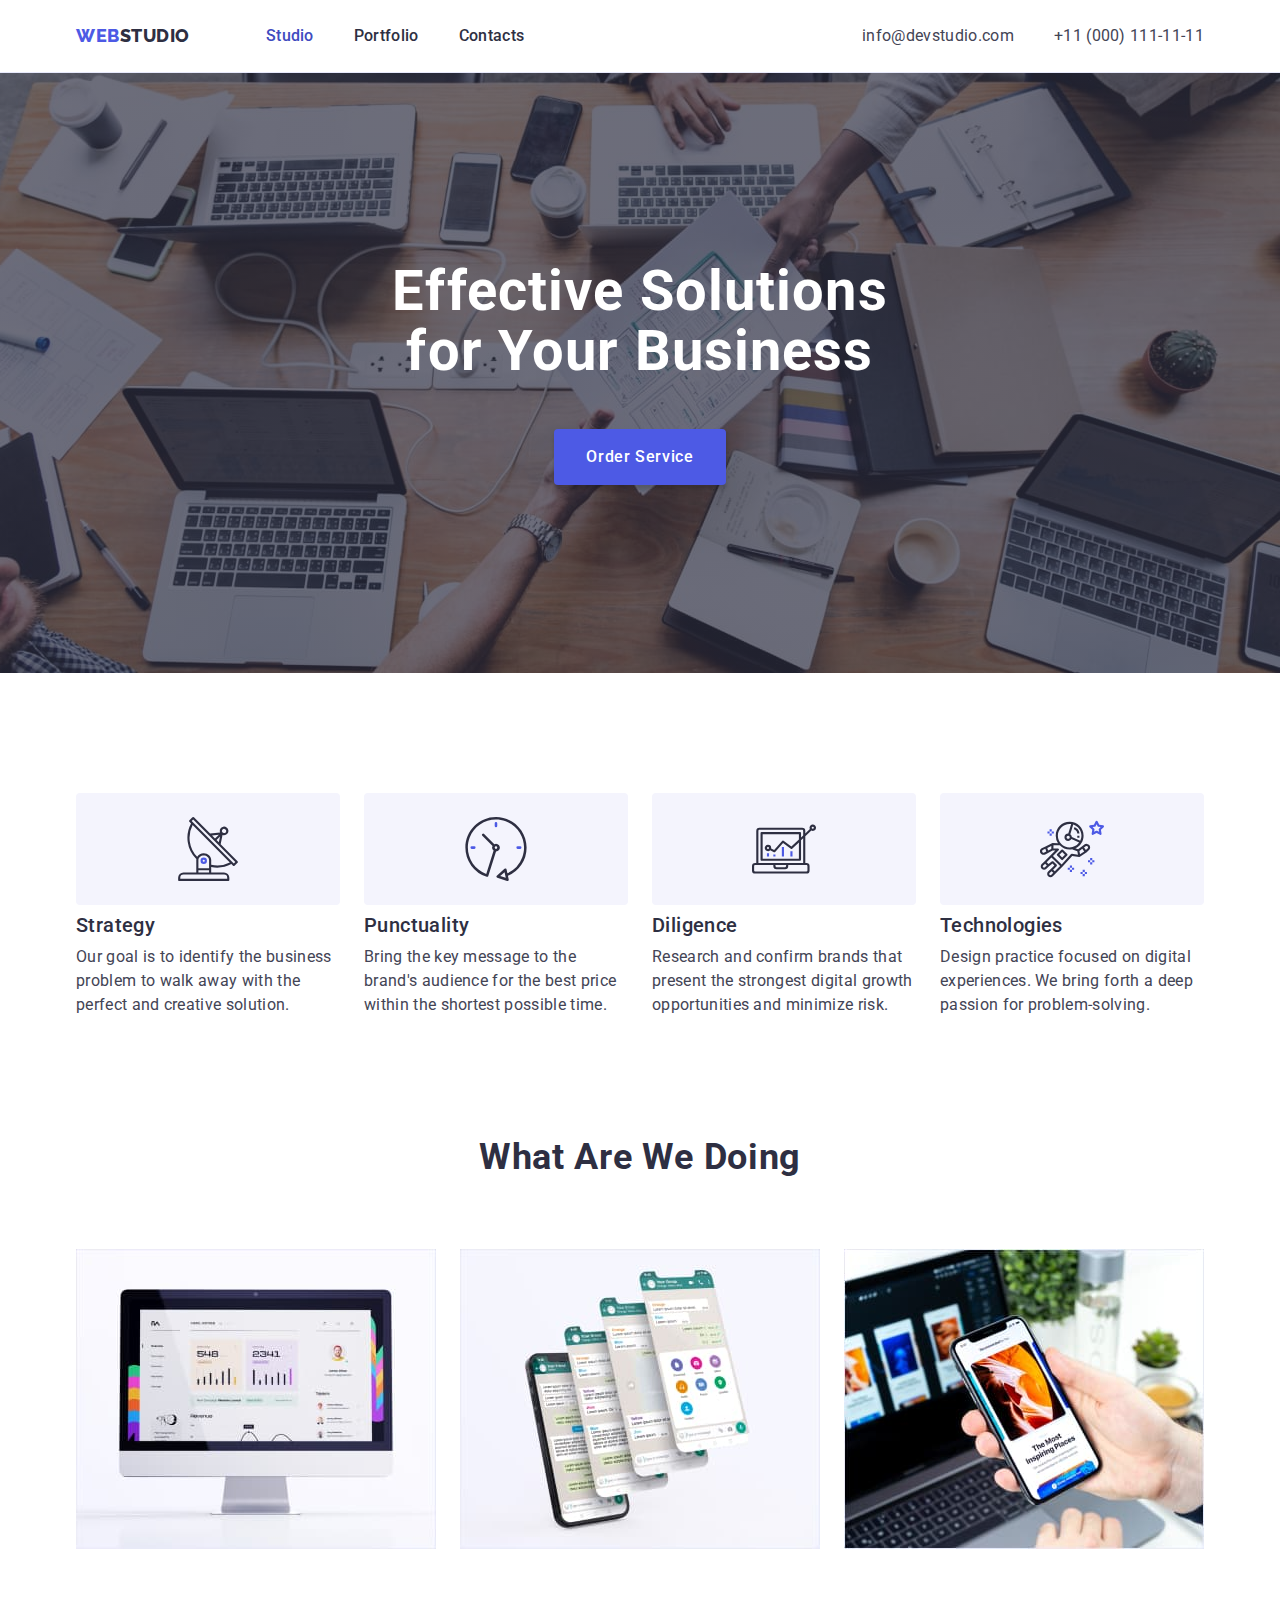
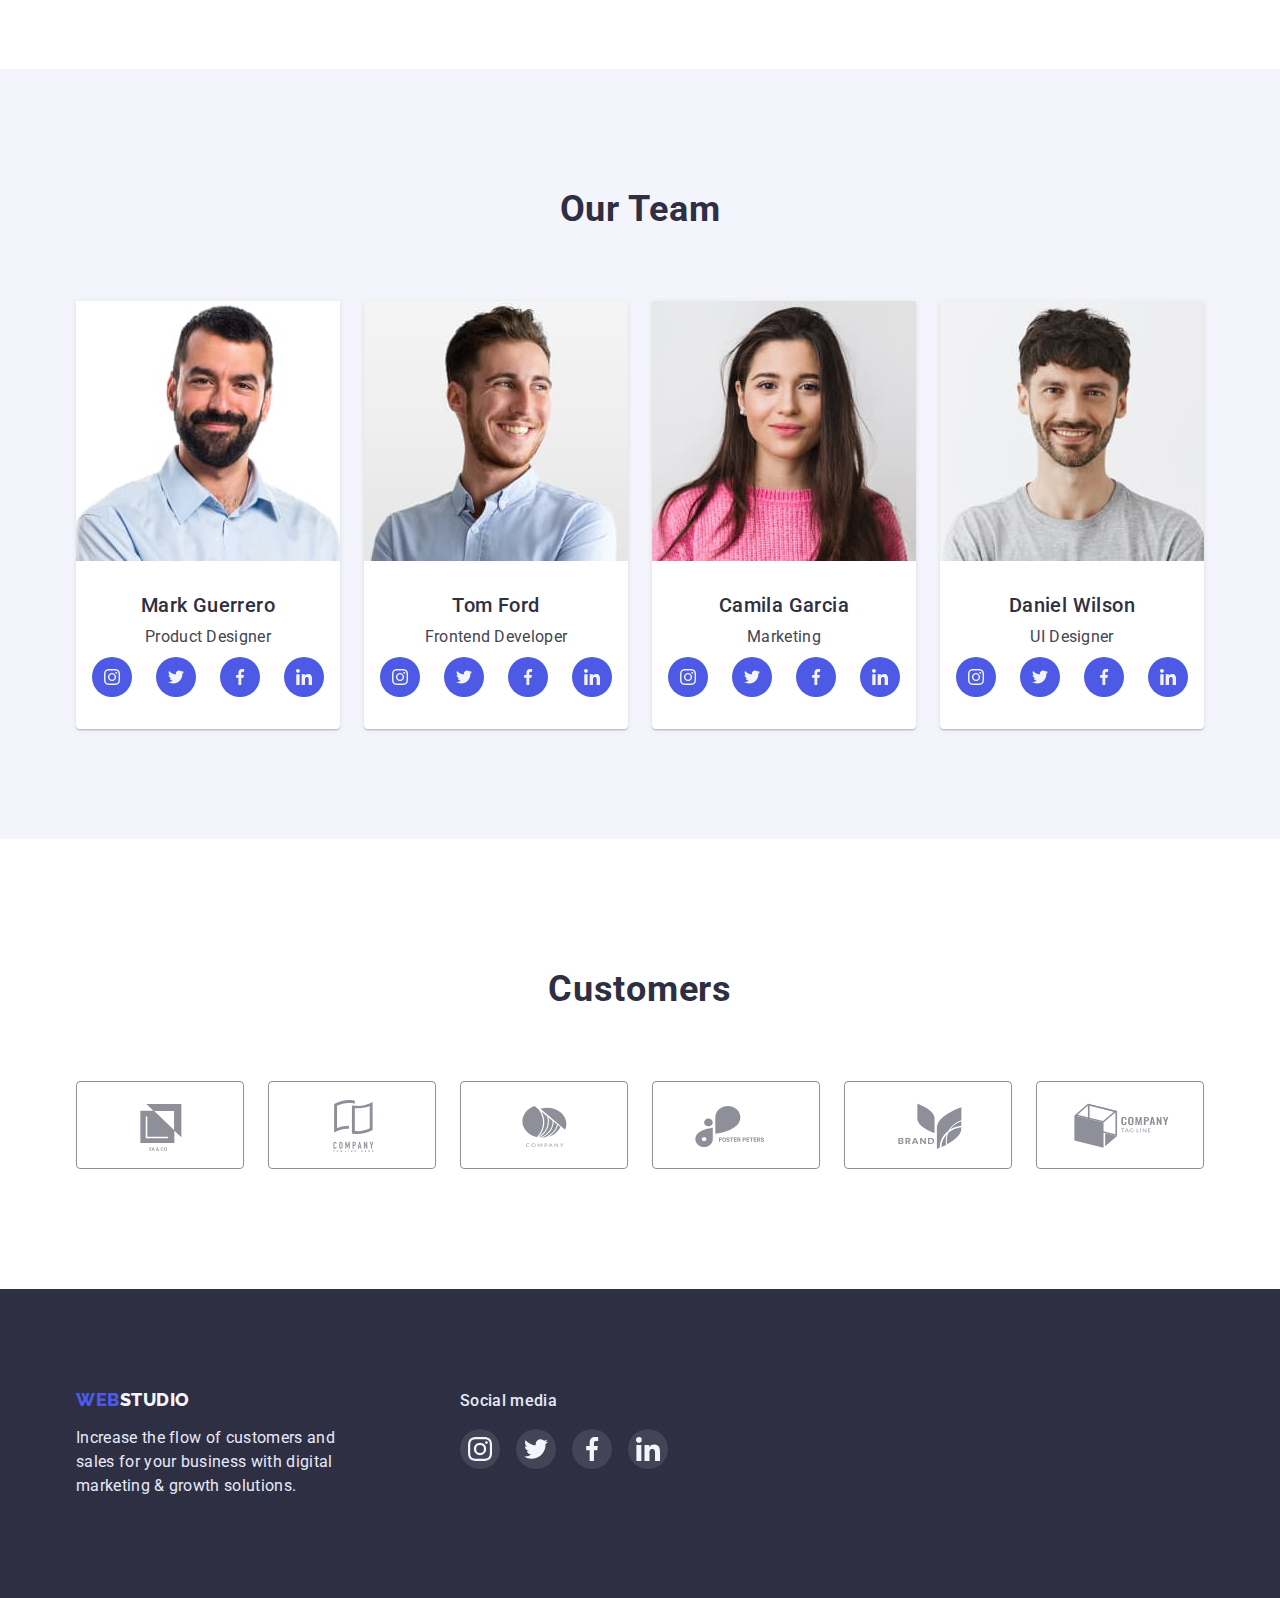
<file: index.html>
<!DOCTYPE html>
<html lang="en">
  <head>
    <meta charset="UTF-8" />
    <meta http-equiv="X-UA-Compatible" content="IE=edge" />
    <meta name="viewport" content="width=device-width, initial-scale=1.0" />
    <title>Studio</title>
    <link rel="preconnect" href="https://fonts.googleapis.com" />
    <link rel="preconnect" href="https://fonts.gstatic.com" crossorigin />
    <link
      href="https://fonts.googleapis.com/css2?family=Raleway:wght@800&family=Roboto:wght@400;500;700&display=swap"
      rel="stylesheet"
    />
    <link
      rel="stylesheet"
      href="https://cdnjs.cloudflare.com/ajax/libs/modern-normalize/1.1.0/modern-normalize.css"
      integrity="sha512-Y0MM+V6ymRKN2zStTqzQ227DWhhp4Mzdo6gnlRnuaNCbc+YN/ZH0sBCLTM4M0oSy9c9VKiCvd4Jk44aCLrNS5Q=="
      crossorigin="anonymous"
      referrerpolicy="no-referrer"
    />
    <link rel="stylesheet" href="./css/styles.css" />
  </head>
  <body>
    <!-- Header -->
    <header class="header">
      <div class="container header-line">
        <nav class="nav-header">
          <div class="logo">
            <a class="logo-header" href="./index.html"
              ><span class="logo-brand">Web</span>Studio</a
            >
          </div>
          <ul class="nav-header-list">
            <li class="nav-header-item">
              <a class="nav-header-link current" href="./index.html">Studio</a>
            </li>
            <li class="nav-header-item">
              <a class="nav-header-link" href="./portfolio.html">Portfolio</a>
            </li>
            <li class="nav-header-item">
              <a class="nav-header-link" href="">Contacts</a>
            </li>
          </ul>
        </nav>
        <address class="header-address">
          <ul class="header-address-list">
            <li class="header-address-item">
              <a class="header-address-link" href="mailto:info@devstudio.com"
                >info@devstudio.com</a
              >
            </li>
            <li class="header-address-item">
              <a class="header-address-link" href="tel:+110001111111"
                >+11 (000) 111-11-11</a
              >
            </li>
          </ul>
        </address>
      </div>
    </header>
    <!-- Main -->
    <main>
      <section class="hero">
        <h1 class="hero-title">Effective Solutions for Your Business</h1>
        <button class="hero-button" type="button">Order Service</button>
      </section>
      <section class="features section">
        <div class="container">
          <h2 class="features-title visually-hidden">Features and benefits</h2>
          <ul class="features-list">
            <li class="features-item">
              <div class="features-item-icon">
                <svg class="features-icon">
                  <use href="./images/icons.svg#icon-antenna"></use>
                </svg>
              </div>
              <h3 class="features-list-title">Strategy</h3>
              <p class="features-list-text">
                Our goal is to identify the business problem to walk away with
                the perfect and creative solution.
              </p>
            </li>
            <li class="features-item">
              <div class="features-item-icon">
                <svg class="features-icon">
                  <use href="./images/icons.svg#icon-clock"></use>
                </svg>
              </div>
              <h3 class="features-list-title">Punctuality</h3>
              <p class="features-list-text">
                Bring the key message to the brand's audience for the best price
                within the shortest possible time.
              </p>
            </li>
            <li class="features-item">
              <div class="features-item-icon">
                <svg class="features-icon">
                  <use href="./images/icons.svg#icon-diagram"></use>
                </svg>
              </div>
              <h3 class="features-list-title">Diligence</h3>
              <p class="features-list-text">
                Research and confirm brands that present the strongest digital
                growth opportunities and minimize risk.
              </p>
            </li>
            <li class="features-item">
              <div class="features-item-icon">
                <svg class="features-icon">
                  <use href="./images/icons.svg#icon-astronaut"></use>
                </svg>
              </div>
              <h3 class="features-list-title">Technologies</h3>
              <p class="features-list-text">
                Design practice focused on digital experiences. We bring forth a
                deep passion for problem-solving.
              </p>
            </li>
          </ul>
        </div>
      </section>
      <section class="works section">
        <div class="container">
          <h2 class="works-title">What are we doing</h2>
          <ul class="works-list">
            <li class="works-item">
              <img
                class="works-img"
                src="./images/monitor.jpg"
                alt="Computer Apple"
                width="360"
                height="300"
              />
            </li>
            <li class="works-item">
              <img
                class="works-img"
                src="./images/smartfon.jpg"
                alt="iPhone"
                width="360"
                height="300"
              />
            </li>
            <li class="works-item">
              <img
                class="works-img"
                src="./images/smartfon-in-hand.jpg"
                alt="iPhone in hand"
                width="360"
                height="300"
              />
            </li>
          </ul>
        </div>
      </section>
      <section class="team section">
        <div class="container">
          <h2 class="team-title">Our Team</h2>
          <ul class="team-list">
            <li class="team-item">
              <img
                class="team-img"
                src="./images/markguerrero.jpg"
                alt="Mark Guerrero"
                width="264"
                height="260"
              />
              <div class="team-item-info">
                <h3 class="team-item-title">Mark Guerrero</h3>
                <p class="team-item-text">Product Designer</p>
                <ul class="team-social-list">
                  <li class="team-social-item">
                    <a
                      href="https://www.instagram.com/"
                      class="team-social-link"
                      target="_blank"
                      rel="noopener noreferrer nofollow"
                    >
                      <svg class="team-social-icon">
                        <use href="./images/icons.svg#icon-instagram"></use>
                      </svg>
                    </a>
                  </li>
                  <li class="team-social-item">
                    <a
                      href="https://twitter.com/"
                      class="team-social-link"
                      target="_blank"
                      rel="noopener noreferrer nofollow"
                    >
                      <svg class="team-social-icon">
                        <use href="./images/icons.svg#icon-twitter"></use>
                      </svg>
                    </a>
                  </li>
                  <li class="team-social-item">
                    <a
                      href="https://www.facebook.com/"
                      class="team-social-link"
                      target="_blank"
                      rel="noopener noreferrer nofollow"
                    >
                      <svg class="team-social-icon">
                        <use href="./images/icons.svg#icon-facebook"></use>
                      </svg>
                    </a>
                  </li>
                  <li class="team-social-item">
                    <a
                      href="https://www.linkedin.com/"
                      class="team-social-link"
                      target="_blank"
                      rel="noopener noreferrer nofollow"
                    >
                      <svg class="team-social-icon">
                        <use href="./images/icons.svg#icon-linkedin"></use>
                      </svg>
                    </a>
                  </li>
                </ul>
              </div>
            </li>
            <li class="team-item">
              <img
                class="team-img"
                src="./images/tomford.jpg"
                alt="Tom Ford"
                width="264"
                height="260"
              />
              <div class="team-item-info">
                <h3 class="team-item-title">Tom Ford</h3>
                <p class="team-item-text">Frontend Developer</p>
                <ul class="team-social-list">
                  <li class="team-social-item">
                    <a
                      href="https://www.instagram.com/"
                      class="team-social-link"
                      target="_blank"
                      rel="noopener noreferrer nofollow"
                    >
                      <svg class="team-social-icon">
                        <use href="./images/icons.svg#icon-instagram"></use>
                      </svg>
                    </a>
                  </li>
                  <li class="team-social-item">
                    <a
                      href="https://twitter.com/"
                      class="team-social-link"
                      target="_blank"
                      rel="noopener noreferrer nofollow"
                    >
                      <svg class="team-social-icon">
                        <use href="./images/icons.svg#icon-twitter"></use>
                      </svg>
                    </a>
                  </li>
                  <li class="team-social-item">
                    <a
                      href="https://www.facebook.com/"
                      class="team-social-link"
                      target="_blank"
                      rel="noopener noreferrer nofollow"
                    >
                      <svg class="team-social-icon">
                        <use href="./images/icons.svg#icon-facebook"></use>
                      </svg>
                    </a>
                  </li>
                  <li class="team-social-item">
                    <a
                      href="https://www.linkedin.com/"
                      class="team-social-link"
                      target="_blank"
                      rel="noopener noreferrer nofollow"
                    >
                      <svg class="team-social-icon">
                        <use href="./images/icons.svg#icon-linkedin"></use>
                      </svg>
                    </a>
                  </li>
                </ul>
              </div>
            </li>
            <li class="team-item">
              <img
                class="team-img"
                src="./images/camilagarcia.jpg"
                alt="Camila Garcia"
                width="264"
                height="260"
              />
              <div class="team-item-info">
                <h3 class="team-item-title">Camila Garcia</h3>
                <p class="team-item-text">Marketing</p>
                <ul class="team-social-list">
                  <li class="team-social-item">
                    <a
                      href="https://www.instagram.com/"
                      class="team-social-link"
                      target="_blank"
                      rel="noopener noreferrer nofollow"
                    >
                      <svg class="team-social-icon">
                        <use href="./images/icons.svg#icon-instagram"></use>
                      </svg>
                    </a>
                  </li>
                  <li class="team-social-item">
                    <a
                      href="https://twitter.com/"
                      class="team-social-link"
                      target="_blank"
                      rel="noopener noreferrer nofollow"
                    >
                      <svg class="team-social-icon">
                        <use href="./images/icons.svg#icon-twitter"></use>
                      </svg>
                    </a>
                  </li>
                  <li class="team-social-item">
                    <a
                      href="https://www.facebook.com/"
                      class="team-social-link"
                      target="_blank"
                      rel="noopener noreferrer nofollow"
                    >
                      <svg class="team-social-icon">
                        <use href="./images/icons.svg#icon-facebook"></use>
                      </svg>
                    </a>
                  </li>
                  <li class="team-social-item">
                    <a
                      href="https://www.linkedin.com/"
                      class="team-social-link"
                      target="_blank"
                      rel="noopener noreferrer nofollow"
                    >
                      <svg class="team-social-icon">
                        <use href="./images/icons.svg#icon-linkedin"></use>
                      </svg>
                    </a>
                  </li>
                </ul>
              </div>
            </li>
            <li class="team-item">
              <img
                class="team-img"
                src="./images/danielwilson.jpg"
                alt="Daniel Wilson"
                width="264"
                height="260"
              />
              <div class="team-item-info">
                <h3 class="team-item-title">Daniel Wilson</h3>
                <p class="team-item-text">UI Designer</p>
                <ul class="team-social-list">
                  <li class="team-social-item">
                    <a
                      href="https://www.instagram.com/"
                      class="team-social-link"
                      target="_blank"
                      rel="noopener noreferrer nofollow"
                    >
                      <svg class="team-social-icon">
                        <use href="./images/icons.svg#icon-instagram"></use>
                      </svg>
                    </a>
                  </li>
                  <li class="team-social-item">
                    <a
                      href="https://twitter.com/"
                      class="team-social-link"
                      target="_blank"
                      rel="noopener noreferrer nofollow"
                    >
                      <svg class="team-social-icon">
                        <use href="./images/icons.svg#icon-twitter"></use>
                      </svg>
                    </a>
                  </li>
                  <li class="team-social-item">
                    <a
                      href="https://www.facebook.com/"
                      class="team-social-link"
                      target="_blank"
                      rel="noopener noreferrer nofollow"
                    >
                      <svg class="team-social-icon">
                        <use href="./images/icons.svg#icon-facebook"></use>
                      </svg>
                    </a>
                  </li>
                  <li class="team-social-item">
                    <a
                      href="https://www.linkedin.com/"
                      class="team-social-link"
                      target="_blank"
                      rel="noopener noreferrer nofollow"
                    >
                      <svg class="team-social-icon">
                        <use href="./images/icons.svg#icon-linkedin"></use>
                      </svg>
                    </a>
                  </li>
                </ul>
              </div>
            </li>
          </ul>
        </div>
      </section>
      <section class="customers section">
        <div class="container">
          <h2 class="customers-title">Customers</h2>
          <ul class="customers-list">
            <li class="customers-item">
              <a
                href="#"
                class="customers-link"
                target="_blank"
                rel="noopener noreferrer nofollow"
                ><svg class="customers-icon">
                  <use href="./images/icons.svg#icon-jaco"></use>
                </svg>
              </a>
            </li>
            <li class="customers-item">
              <a
                href="#"
                class="customers-link"
                target="_blank"
                rel="noopener noreferrer nofollow"
                ><svg class="customers-icon">
                  <use href="./images/icons.svg#icon-tagline-here"></use>
                </svg>
              </a>
            </li>
            <li class="customers-item">
              <a
                href="#"
                class="customers-link"
                target="_blank"
                rel="noopener noreferrer nofollow"
                ><svg class="customers-icon">
                  <use href="./images/icons.svg#icon-company"></use>
                </svg>
              </a>
            </li>
            <li class="customers-item">
              <a
                href="#"
                class="customers-link"
                target="_blank"
                rel="noopener noreferrer nofollow"
                ><svg class="customers-icon">
                  <use href="./images/icons.svg#icon-foster-peters"></use>
                </svg>
              </a>
            </li>
            <li class="customers-item">
              <a
                href="#"
                class="customers-link"
                target="_blank"
                rel="noopener noreferrer nofollow"
                ><svg class="customers-icon">
                  <use href="./images/icons.svg#icon-brand"></use>
                </svg>
              </a>
            </li>
            <li class="customers-item">
              <a
                href="#"
                class="customers-link"
                target="_blank"
                rel="noopener noreferrer nofollow"
                ><svg class="customers-icon">
                  <use href="./images/icons.svg#icon-company-tagline"></use>
                </svg>
              </a>
            </li>
          </ul>
        </div>
      </section>
    </main>
    <!-- Footer -->
    <footer class="footer">
      <div class="container footer-line">
        <div class="footer-info">
          <a class="logo-footer" href="./index.html"
            ><span class="logo-brand">Web</span>Studio</a
          >
          <p class="footer-text">
            Increase the flow of customers and sales for your business with
            digital marketing & growth solutions.
          </p>
        </div>
        <div class="footer-social">
          <h2 class="footer-social-title">Social media</h2>
          <ul class="footer-social-list">
            <li class="footer-social-item">
              <a
                href="https://www.instagram.com/"
                class="footer-social-link"
                target="_blank"
                rel="noopener noreferrer nofollow"
              >
                <svg class="footer-social-icon">
                  <use href="./images/icons.svg#icon-instagram"></use>
                </svg>
              </a>
            </li>
            <li class="footer-social-item">
              <a
                href="https://twitter.com/"
                class="footer-social-link"
                target="_blank"
                rel="noopener noreferrer nofollow"
              >
                <svg class="footer-social-icon">
                  <use href="./images/icons.svg#icon-twitter"></use>
                </svg>
              </a>
            </li>
            <li class="footer-social-item">
              <a
                href="https://www.facebook.com/"
                class="footer-social-link"
                target="_blank"
                rel="noopener noreferrer nofollow"
              >
                <svg class="footer-social-icon">
                  <use href="./images/icons.svg#icon-facebook"></use>
                </svg>
              </a>
            </li>
            <li class="footer-social-item">
              <a
                href="https://www.linkedin.com/"
                class="footer-social-link"
                target="_blank"
                rel="noopener noreferrer nofollow"
              >
                <svg class="footer-social-icon">
                  <use href="./images/icons.svg#icon-linkedin"></use>
                </svg>
              </a>
            </li>
          </ul>
        </div>
      </div>
    </footer>
  </body>
</html>
</file>
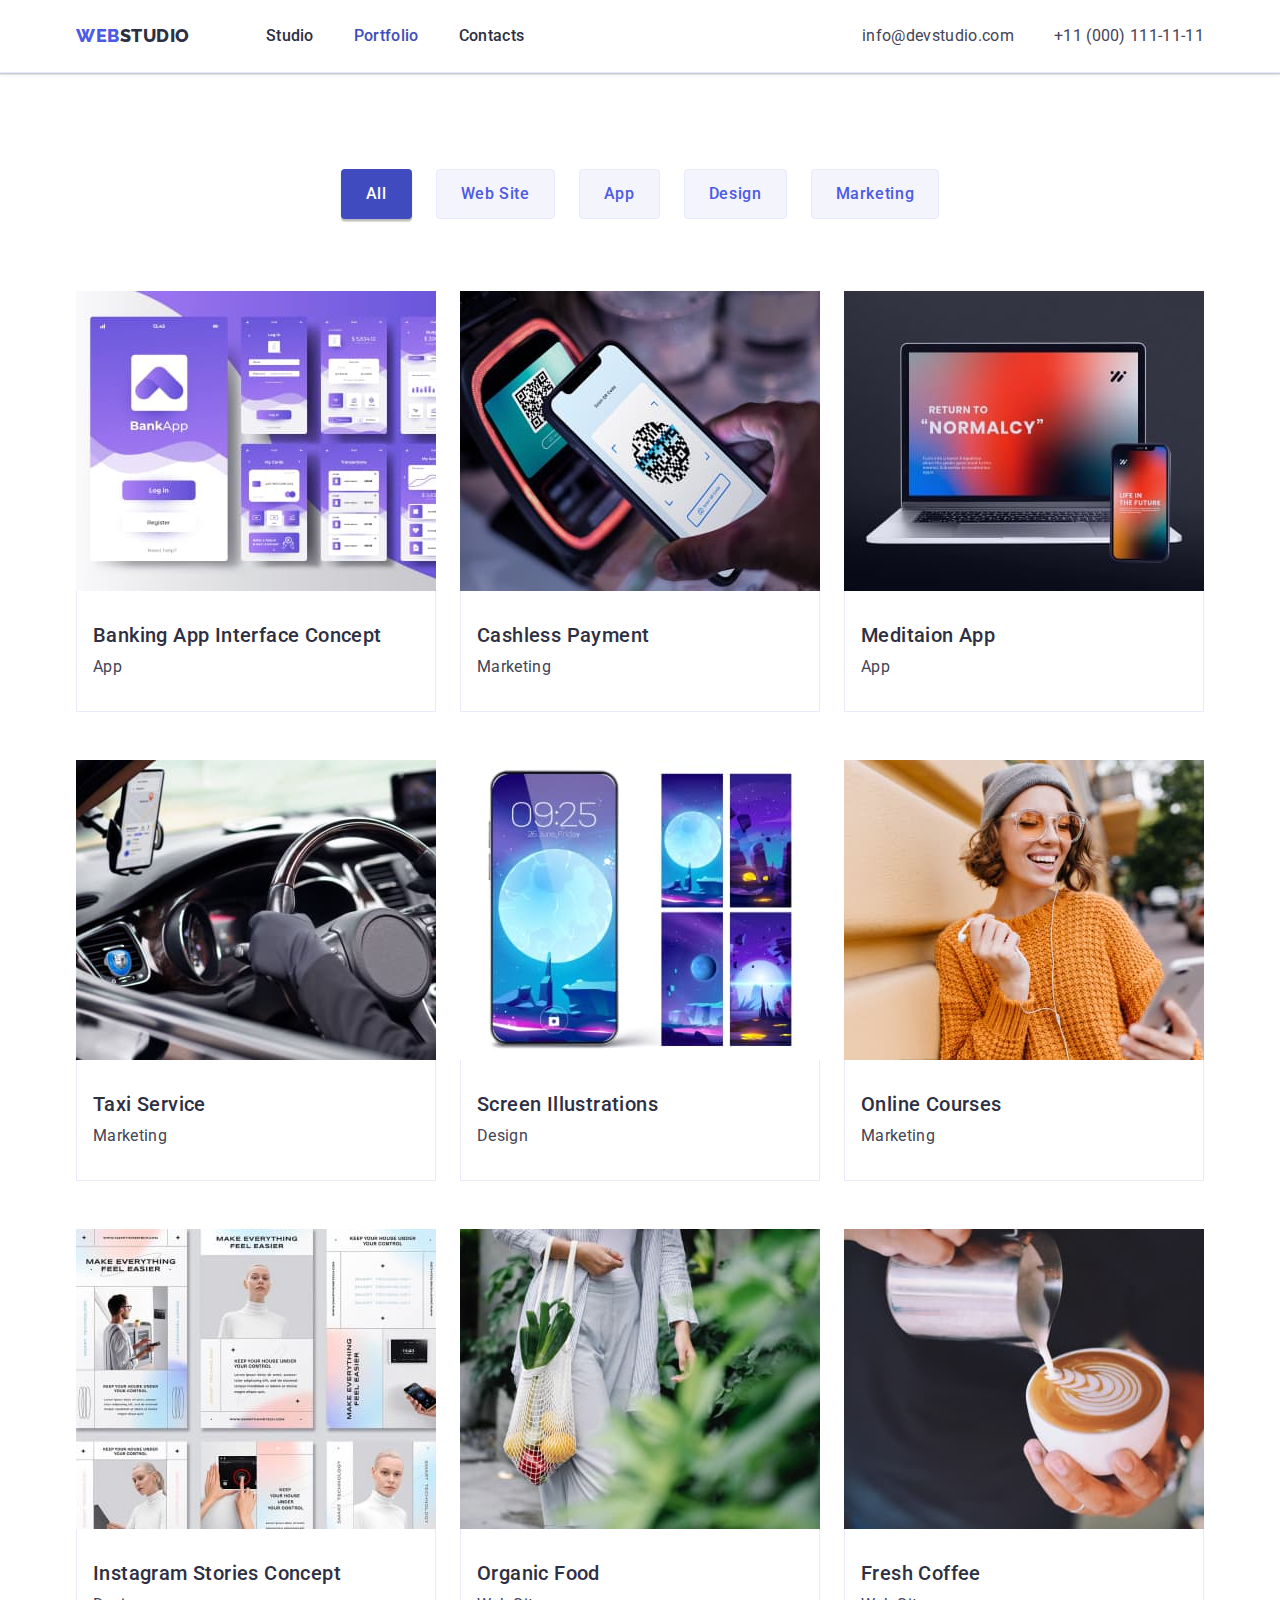
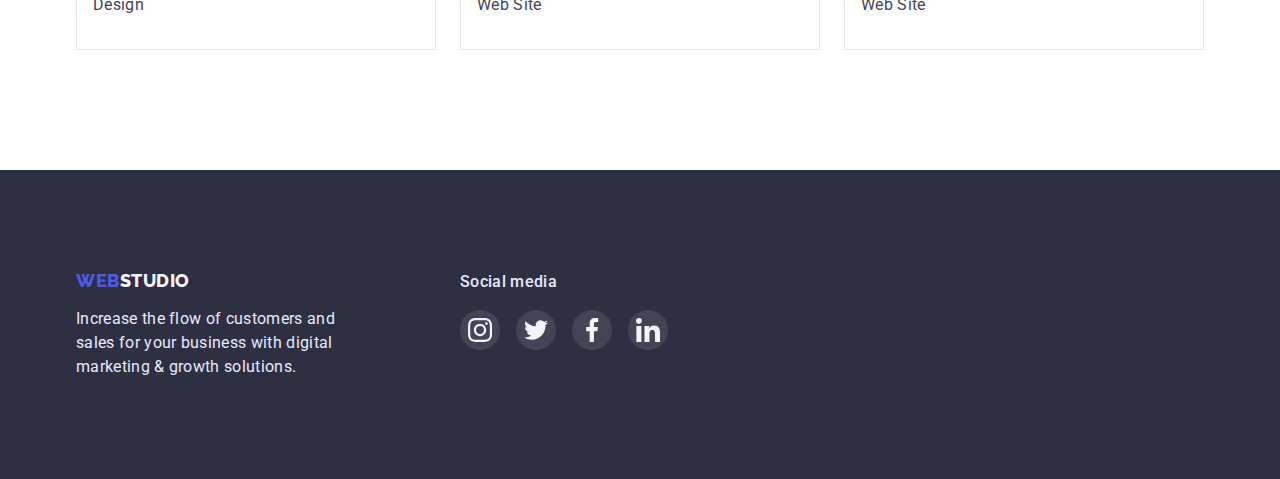
<file: portfolio.html>
<!DOCTYPE html>
<html lang="en">
  <head>
    <meta charset="UTF-8" />
    <meta http-equiv="X-UA-Compatible" content="IE=edge" />
    <meta name="viewport" content="width=device-width, initial-scale=1.0" />
    <title>Portfolio</title>
    <link rel="preconnect" href="https://fonts.googleapis.com" />
    <link rel="preconnect" href="https://fonts.gstatic.com" crossorigin />
    <link
      href="https://fonts.googleapis.com/css2?family=Raleway:wght@800&family=Roboto:wght@400;500;700&display=swap"
      rel="stylesheet"
    />
    <link
      rel="stylesheet"
      href="https://cdnjs.cloudflare.com/ajax/libs/modern-normalize/1.1.0/modern-normalize.css"
      integrity="sha512-Y0MM+V6ymRKN2zStTqzQ227DWhhp4Mzdo6gnlRnuaNCbc+YN/ZH0sBCLTM4M0oSy9c9VKiCvd4Jk44aCLrNS5Q=="
      crossorigin="anonymous"
      referrerpolicy="no-referrer"
    />
    <link rel="stylesheet" href="./css/styles.css" />
  </head>
  <body>
    <!-- Header -->
    <header class="header">
      <div class="container header-line">
        <nav class="nav-header">
          <div class="logo">
            <a class="logo-header" href="./index.html"
              ><span class="logo-brand">Web</span>Studio</a
            >
          </div>
          <ul class="nav-header-list">
            <li class="nav-header-item">
              <a class="nav-header-link" href="./index.html">Studio</a>
            </li>
            <li class="nav-header-item">
              <a class="nav-header-link current" href="./portfolio.html"
                >Portfolio</a
              >
            </li>
            <li class="nav-header-item">
              <a class="nav-header-link" href="">Contacts</a>
            </li>
          </ul>
        </nav>
        <address class="header-address">
          <ul class="header-address-list">
            <li class="header-address-item">
              <a class="header-address-link" href="mailto:info@devstudio.com"
                >info@devstudio.com</a
              >
            </li>
            <li class="header-address-item">
              <a class="header-address-link" href="tel:+110001111111"
                >+11 (000) 111-11-11</a
              >
            </li>
          </ul>
        </address>
      </div>
    </header>
    <!-- Main -->
    <main>
      <section class="portfolio section">
        <div class="container">
          <h1 class="visually-hidden">Portfolio</h1>
          <ul class="portfolio-btn-list">
            <li class="portfolio-btn-item">
              <button class="portfolio-btn actual" type="button">All</button>
            </li>
            <li class="portfolio-btn-item">
              <button class="portfolio-btn" type="button">Web Site</button>
            </li>
            <li class="portfolio-btn-item">
              <button class="portfolio-btn" type="button">App</button>
            </li>
            <li class="portfolio-btn-item">
              <button class="portfolio-btn" type="button">Design</button>
            </li>
            <li class="portfolio-btn-item">
              <button class="portfolio-btn" type="button">Marketing</button>
            </li>
          </ul>
          <ul class="portfolio-list">
            <li class="portfolio-item">
              <a href="#" class="portfolio-link">
                <img
                  class="portfolio-img"
                  src="./images/banking-interface.jpg"
                  alt="Banking App Interface Concept"
                  width="360"
                  height="300"
                />
                <div class="decor-bottom">
                  <h2 class="portfolio-title">Banking App Interface Concept</h2>
                  <p class="portfolio-text">App</p>
                </div>
              </a>
            </li>
            <li class="portfolio-item">
              <a href="#" class="portfolio-link">
                <img
                  class="portfolio-img"
                  src="./images/cashless-payment.jpg"
                  alt="Cashless Payment"
                  width="360"
                  height="300"
                />
                <div class="decor-bottom">
                  <h2 class="portfolio-title">Cashless Payment</h2>
                  <p class="portfolio-text">Marketing</p>
                </div>
              </a>
            </li>
            <li class="portfolio-item">
              <a href="#" class="portfolio-link">
                <img
                  class="portfolio-img"
                  src="./images/meditaion-app.jpg"
                  alt="Meditaion App"
                  width="360"
                  height="300"
                />
                <div class="decor-bottom">
                  <h2 class="portfolio-title">Meditaion App</h2>
                  <p class="portfolio-text">App</p>
                </div>
              </a>
            </li>
            <li class="portfolio-item">
              <a href="#" class="portfolio-link">
                <img
                  class="portfolio-img"
                  src="./images/taxi-service.jpg"
                  alt="Taxi Service"
                  width="360"
                  height="300"
                />
                <div class="decor-bottom">
                  <h2 class="portfolio-title">Taxi Service</h2>
                  <p class="portfolio-text">Marketing</p>
                </div>
              </a>
            </li>
            <li class="portfolio-item">
              <a href="#" class="portfolio-link">
                <img
                  class="portfolio-img"
                  src="./images/screen-illustrations.jpg"
                  alt="Screen Illustrations"
                  width="360"
                  height="300"
                />
                <div class="decor-bottom">
                  <h2 class="portfolio-title">Screen Illustrations</h2>
                  <p class="portfolio-text">Design</p>
                </div>
              </a>
            </li>
            <li class="portfolio-item">
              <a href="#" class="portfolio-link">
                <img
                  class="portfolio-img"
                  src="./images/online-courses.jpg"
                  alt="Online Courses"
                  width="360"
                  height="300"
                />
                <div class="decor-bottom">
                  <h2 class="portfolio-title">Online Courses</h2>
                  <p class="portfolio-text">Marketing</p>
                </div>
              </a>
            </li>
            <li class="portfolio-item">
              <a href="#" class="portfolio-link">
                <img
                  class="portfolio-img"
                  src="./images/instagram-stories.jpg"
                  alt="Instagram Stories Concept"
                  width="360"
                  height="300"
                />
                <div class="decor-bottom">
                  <h2 class="portfolio-title">Instagram Stories Concept</h2>
                  <p class="portfolio-text">Design</p>
                </div>
              </a>
            </li>
            <li class="portfolio-item">
              <a href="#" class="portfolio-link">
                <img
                  class="portfolio-img"
                  src="./images/organic-food.jpg"
                  alt="Organic Food"
                  width="360"
                  height="300"
                />
                <div class="decor-bottom">
                  <h2 class="portfolio-title">Organic Food</h2>
                  <p class="portfolio-text">Web Site</p>
                </div>
              </a>
            </li>
            <li class="portfolio-item">
              <a href="#" class="portfolio-link">
                <img
                  class="portfolio-img"
                  src="./images/fresh-coffee.jpg"
                  alt="Fresh Coffee"
                  width="360"
                  height="300"
                />
                <div class="decor-bottom">
                  <h2 class="portfolio-title">Fresh Coffee</h2>
                  <p class="portfolio-text">Web Site</p>
                </div>
              </a>
            </li>
          </ul>
        </div>
      </section>
    </main>
    <!-- Footer -->
    <footer class="footer">
      <div class="container footer-line">
        <div class="footer-info">
          <a class="logo-footer" href="./index.html"
            ><span class="logo-brand">Web</span>Studio</a
          >
          <p class="footer-text">
            Increase the flow of customers and sales for your business with
            digital marketing & growth solutions.
          </p>
        </div>
        <div class="footer-social">
          <h2 class="footer-social-title">Social media</h2>
          <ul class="footer-social-list">
            <li class="footer-social-item">
              <a
                href="https://www.instagram.com/"
                class="footer-social-link"
                target="_blank"
                rel="noopener noreferrer nofollow"
              >
                <svg class="footer-social-icon">
                  <use href="./images/icons.svg#icon-instagram"></use>
                </svg>
              </a>
            </li>
            <li class="footer-social-item">
              <a
                href="https://twitter.com/"
                class="footer-social-link"
                target="_blank"
                rel="noopener noreferrer nofollow"
              >
                <svg class="footer-social-icon">
                  <use href="./images/icons.svg#icon-twitter"></use>
                </svg>
              </a>
            </li>
            <li class="footer-social-item">
              <a
                href="https://www.facebook.com/"
                class="footer-social-link"
                target="_blank"
                rel="noopener noreferrer nofollow"
              >
                <svg class="footer-social-icon">
                  <use href="./images/icons.svg#icon-facebook"></use>
                </svg>
              </a>
            </li>
            <li class="footer-social-item">
              <a
                href="https://www.linkedin.com/"
                class="footer-social-link"
                target="_blank"
                rel="noopener noreferrer nofollow"
              >
                <svg class="footer-social-icon">
                  <use href="./images/icons.svg#icon-linkedin"></use>
                </svg>
              </a>
            </li>
          </ul>
        </div>
      </div>
    </footer>
  </body>
</html>
</file>
<file: css/styles.css>
:root {
    --body-text: #434455;
    --color-main-bg: #fff;
    --color-hero-title: #fff;
    --color-button: #FFF;
    --primary-brand: #4D5AE5;
    --color-title: #2E2F42;
    --pressed-state: #404BBF;
    --hero-background: #2E2F42;
    --footer-background: #2E2F42;
    --color-section-bg: #F4F4FD;
    --color-footer-logo: #F4F4FD;
    --color-footer-text: #E7E9FC;
    --border-decor: #E7E9FC;
    --hero-gradient: linear-gradient(rgba(46, 47, 66, 0.7), rgba(46, 47, 66, 0.7));
    --color-customers: #8E8F99;
    --portfolio-gradient: 0px 1px 6px rgba(46, 47, 66, 0.08), 0px 1px 1px rgba(46, 47, 66, 0.16), 0px 2px 1px rgba(46, 47, 66, 0.08);
    --portfolio-btn-gradient: 0px 3px 1px rgba(0, 0, 0, 0.1),
        0px 2px 1px rgba(0, 0, 0, 0.08),
        0px 2px 2px rgba(0, 0, 0, 0.12);
    --team-shadow: 0px 1px 6px rgba(46, 47, 66, 0.08),
        0px 1px 1px rgba(46, 47, 66, 0.16),
        0px 2px 1px rgba(46, 47, 66, 0.08);
    --header-shadow: 0px 2px 1px rgba(46, 47, 66, 0.08), 0px 1px 1px rgba(46, 47, 66, 0.16), 0px 1px 6px rgba(46, 47, 66, 0.08);
}

/* ========= RESET ========== */
a {
    text-decoration: none;
}

ul {
    list-style: none;
    padding-left: 0;
    margin-top: 0;
    margin-bottom: 0;
}

h1,
h2,
h3,
h4,
h5,
h6,
p {
    margin-top: 0;
    margin-bottom: 0;
}

button {
    cursor: pointer;
}

address {
    font-style: normal;
}

img {
    display: block;
    max-width: 100%;
    height: auto;
}

/* ========= /RESET ======== */

body {
    font-family: 'Roboto', sans-serif;
    font-size: 16px;

    color: var(--body-text);
    background-color: var(--color-main-bg);
}

.visually-hidden {
    position: absolute;
    white-space: nowrap;
    width: 1px;
    height: 1px;
    overflow: hidden;
    border: 0;
    padding: 0;
    clip: rect(0 0 0 0);
    clip-path: inset(50%);
    margin: -1px;
}

.container {
    width: 1158px;
    padding-left: 15px;
    padding-right: 15px;
    margin: 0 auto;
}

.section {
    padding-top: 120px;
    padding-bottom: 120px;
}

/* ========= HEADER ======== */
.header {
    border-bottom: 1px solid var(--border-decor);
    box-shadow: var(--header-shadow);
}

.header-line {
    display: flex;
    justify-content: space-between;
}

.nav-header {
    display: flex;
}

.logo-header {
    display: block;
    padding-top: 24px;
    padding-bottom: 24px;

    color: var(--color-title);

    font-family: 'Raleway',
        sans-serif;
    font-weight: 800;
    font-size: 18px;
    line-height: calc(24/18);
    letter-spacing: 0.03em;
    text-transform: uppercase;
}

.logo-brand {
    color: var(--primary-brand);
}

.nav-header-list {
    display: flex;
    margin-left: 76px;
}

.nav-header-item:not(:last-child) {
    margin-right: 40px;
}

/* .nav-header-item+.nav-header-item {
    margin-left: 40px;
} */

.nav-header-link {
    display: block;
    padding-top: 24px;
    padding-bottom: 24px;

    color: var(--color-title);

    font-weight: 500;
    letter-spacing: 0.02em;
    line-height: calc(24/16);
}

.nav-header-link:is(:hover, :focus) {
    color: var(--pressed-state);
}

/* .header-address {
    margin-left: auto;
} */

.header-address-list {
    display: flex;
}

.header-address-item+.header-address-item {
    margin-left: 40px;
}

.header-address-link {
    display: block;
    padding-top: 24px;
    padding-bottom: 24px;

    color: var(--body-text);

    line-height: calc(24/16);
    letter-spacing: 0.02em;
}

.header-address-link:is(:hover, :focus) {
    color: var(--pressed-state);
}

.current {
    color: var(--pressed-state);
}

/* ======= /HEADER ======= */

/* ======== HERO ========= */
.hero {
    max-width: 1440px;
    margin: 0 auto;
    padding-top: 188px;
    padding-bottom: 188px;

    background-color: var(--hero-background);
    background-image: var(--hero-gradient), url(../images/hero-img.jpg);
    background-repeat: no-repeat;
    background-position: center;
    background-size: cover;

    text-align: center;
}

.hero-title {
    width: 496px;
    margin: 0 auto;

    color: var(--color-hero-title);

    font-weight: 700;
    font-size: 56px;
    line-height: calc(60/56);
    letter-spacing: 0.02em;
}

.hero-button {
    margin-top: 48px;
    padding: 16px 32px;

    color: var(--color-button);
    background: var(--primary-brand);

    font-weight: 500;
    font-size: 16px;
    line-height: calc(24/16);
    letter-spacing: 0.04em;
    box-shadow: 0px 4px 4px rgba(0, 0, 0, 0.15);
    border-radius: 4px;
    border: transparent;
}

.hero-button:is(:hover, :focus) {
    background-color: var(--pressed-state);
}

/* ======== /HERO ========== */

/* ======= FEATURES ======= */
.features {
    background-color: var(--color-main-bg);
}

.features-list {
    display: flex;
    justify-content: space-between;
    flex-wrap: wrap;
    gap: 24px;
}

.features-item {
    flex-basis: calc((100% - 3 * 24px) / 4);
}

.features-item-icon {
    display: flex;
    align-items: center;
    justify-content: center;

    margin-bottom: 8px;
    height: 112px;
    background-color: var(--color-section-bg);
    border-radius: 4px;
}

.features-icon {
    width: 64px;
    height: 64px;
}

.features-list-title {
    margin-bottom: 8px;

    color: var(--color-title);

    font-weight: 500;
    font-size: 20px;
    line-height: calc(24/20);
    letter-spacing: 0.02em;
}

.features-list-text {
    line-height: calc(24/16);
    letter-spacing: 0.02em;
}

/* ====== /FEATURES ======== */

/* ======= OUR WORKS ======= */
.works {
    padding-top: 0;
    background-color: var(--color-main-bg);
}

.works-title {
    color: var(--color-title);

    font-weight: 700;
    font-size: 36px;
    line-height: calc(40/36);
    letter-spacing: 0.02em;
    text-transform: capitalize;
    text-align: center;
}

.works-list {
    display: flex;
    justify-content: space-between;
    margin-top: 72px;
}

.works-item+.works-item {
    margin-left: 24px;
}

/* ======= /OUR WORKS ======= */

/* ======= OUR TEAM ========= */
.team {
    background-color: var(--color-section-bg);
    ;
    padding-bottom: 110px;
}

.team-title {
    color: var(--color-title);

    font-weight: 700;
    font-size: 36px;
    line-height: calc(40/36);
    letter-spacing: 0.02em;
    text-transform: capitalize;
    text-align: center;
}

.team-list {
    display: flex;
    margin-top: 72px;
}

.team-item {
    background-color: var(--color-main-bg);
    text-align: center;

    box-shadow: var(--team-shadow);
    border-radius: 0px 0px 4px 4px;
}

.team-item-info {
    padding: 32px 16px;
}

.team-item+.team-item {
    margin-left: 24px;
}

.team-item-title {
    margin-bottom: 8px;

    color: var(--color-title);

    font-weight: 500;
    font-size: 20px;
    line-height: calc(24/20);
    letter-spacing: 0.02em;
}

.team-item-text {
    margin-bottom: 8px;

    line-height: calc(24/16);
    letter-spacing: 0.02em;

}

.team-social-list {
    display: flex;
    justify-content: center;
    gap: 24px;
}

.team-social-item {
    width: 40px;
    height: 40px;
}

.team-social-link {
    display: flex;
    justify-content: center;
    align-items: center;

    width: 100%;
    height: 100%;
    border-radius: 50%;

    background-color: var(--primary-brand);
}

.team-social-icon {
    width: 16px;
    height: 16px;
}

.team-social-link:is(:hover, :focus) {
    background-color: var(--pressed-state);
}

/* ======= /OUR TEAM ======== */
/* ======= CUSTOMERS ======== */
.customers {
    padding-top: 130px;
}

.customers-title {
    margin-bottom: 72px;
    font-weight: 700;
    font-size: 36px;
    line-height: calc(40/36);
    letter-spacing: 0.02em;
    text-align: center;
    text-transform: capitalize;

    color: var(--color-title);
}

.customers-list {
    display: flex;
    gap: 24px;
}

.customers-item {
    width: 168px;
    height: 88px;
    flex-basis: calc((100% - 5 * 24px)/6);
}

.customers-link {
    width: 100%;
    height: 100%;
    display: flex;
    justify-content: center;
    align-items: center;
    border: 1px solid var(--color-customers);
    border-radius: 4px;
    color: var(--color-customers);
}

.customers-icon {
    width: 104px;
    height: 56px;
    fill: currentColor;
}

.customers-link:is(:hover, :focus) {
    border-color: var(--primary-brand);
    color: var(--pressed-state);
}

/* ======= /CUSTOMERS ======== */
/* ======== FOOTER ========== */
.footer {
    padding-top: 100px;
    padding-bottom: 100px;

    background-color: var(--footer-background);
}

.logo-footer {
    color: var(--color-footer-logo);

    font-family: 'Raleway';
    font-weight: 800;
    font-size: 18px;
    line-height: calc(21/18);
    letter-spacing: 0.03em;
    text-transform: uppercase;
}

.footer-info {
    max-width: 264px;
    margin-right: 120px;
}

.footer-text {
    margin-top: 16px;

    color: var(--color-footer-text);

    line-height: calc(24/16);
    letter-spacing: 0.02em;
}

.footer-line {
    display: flex;
}

.footer-social-title {
    margin-bottom: 16px;
    font-weight: 500;
    font-size: 16px;
    line-height: calc(24/16);
    letter-spacing: 0.02em;

    color: var(--color-footer-text);
}

.footer-social-list {
    display: flex;
    justify-content: center;
    gap: 16px;
}

.footer-social-item {
    width: 40px;
    height: 40px;
}

.footer-social-link {
    display: flex;
    align-items: center;
    justify-content: center;
    width: 100%;
    height: 100%;
    border-radius: 50%;
    background: rgba(255, 255, 255, 0.1);
}

.footer-social-link:is(:hover, :focus) {
    background-color: #31D0AA;
}

.footer-social-icon {
    width: 24px;
    height: 24px;
}

/* ======== /FOOTER ========= */

/* ======== PORTFOLIO ======== */
.portfolio {
    padding-top: 96px;
}

.portfolio-btn-list {
    display: flex;
    justify-content: center;

    margin-bottom: 72px;
}

.portfolio-btn-item+.portfolio-btn-item {
    margin-left: 24px;
}

.portfolio-btn {
    padding: 12px 24px;

    color: var(--primary-brand);
    background-color: var(--color-section-bg);

    font-family: inherit;
    font-weight: 500;
    font-size: 16px;
    line-height: calc(24/16);
    letter-spacing: 0.04em;

    border: 1px solid var(--color-footer-text);
    border-radius: 4px;
}


.actual,
.portfolio-btn:is(:hover, :focus) {
    color: var(--color-button);
    background-color: var(--pressed-state);

    box-shadow: var(--portfolio-btn-gradient);
    border-color: transparent;
}

.portfolio-list {
    display: flex;
    flex-wrap: wrap;
    gap: 48px 24px;
}

.portfolio-item {
    flex-basis: calc((100% - 2 * 24px) / 3);
}

.portfolio-title {
    color: var(--color-title);

    font-weight: 500;
    font-size: 20px;
    line-height: calc(24/20);
    letter-spacing: 0.02em;
}

.portfolio-text {
    margin-top: 8px;

    color: var(--body-text);

    line-height: calc(24/16);
    letter-spacing: 0.02em;
}

.decor-bottom {
    padding: 32px 16px 32px 16px;

    border: 1px solid var(--border-decor);
    border-top: none;

    flex-grow: 1;
}

.portfolio-link {
    height: 100%;
    display: flex;
    flex-direction: column;
}

.portfolio-link:is(:hover, :focus) {
    box-shadow: var(--portfolio-gradient);
}

/* ======= /PORTFOLIO ======= */
</file>
